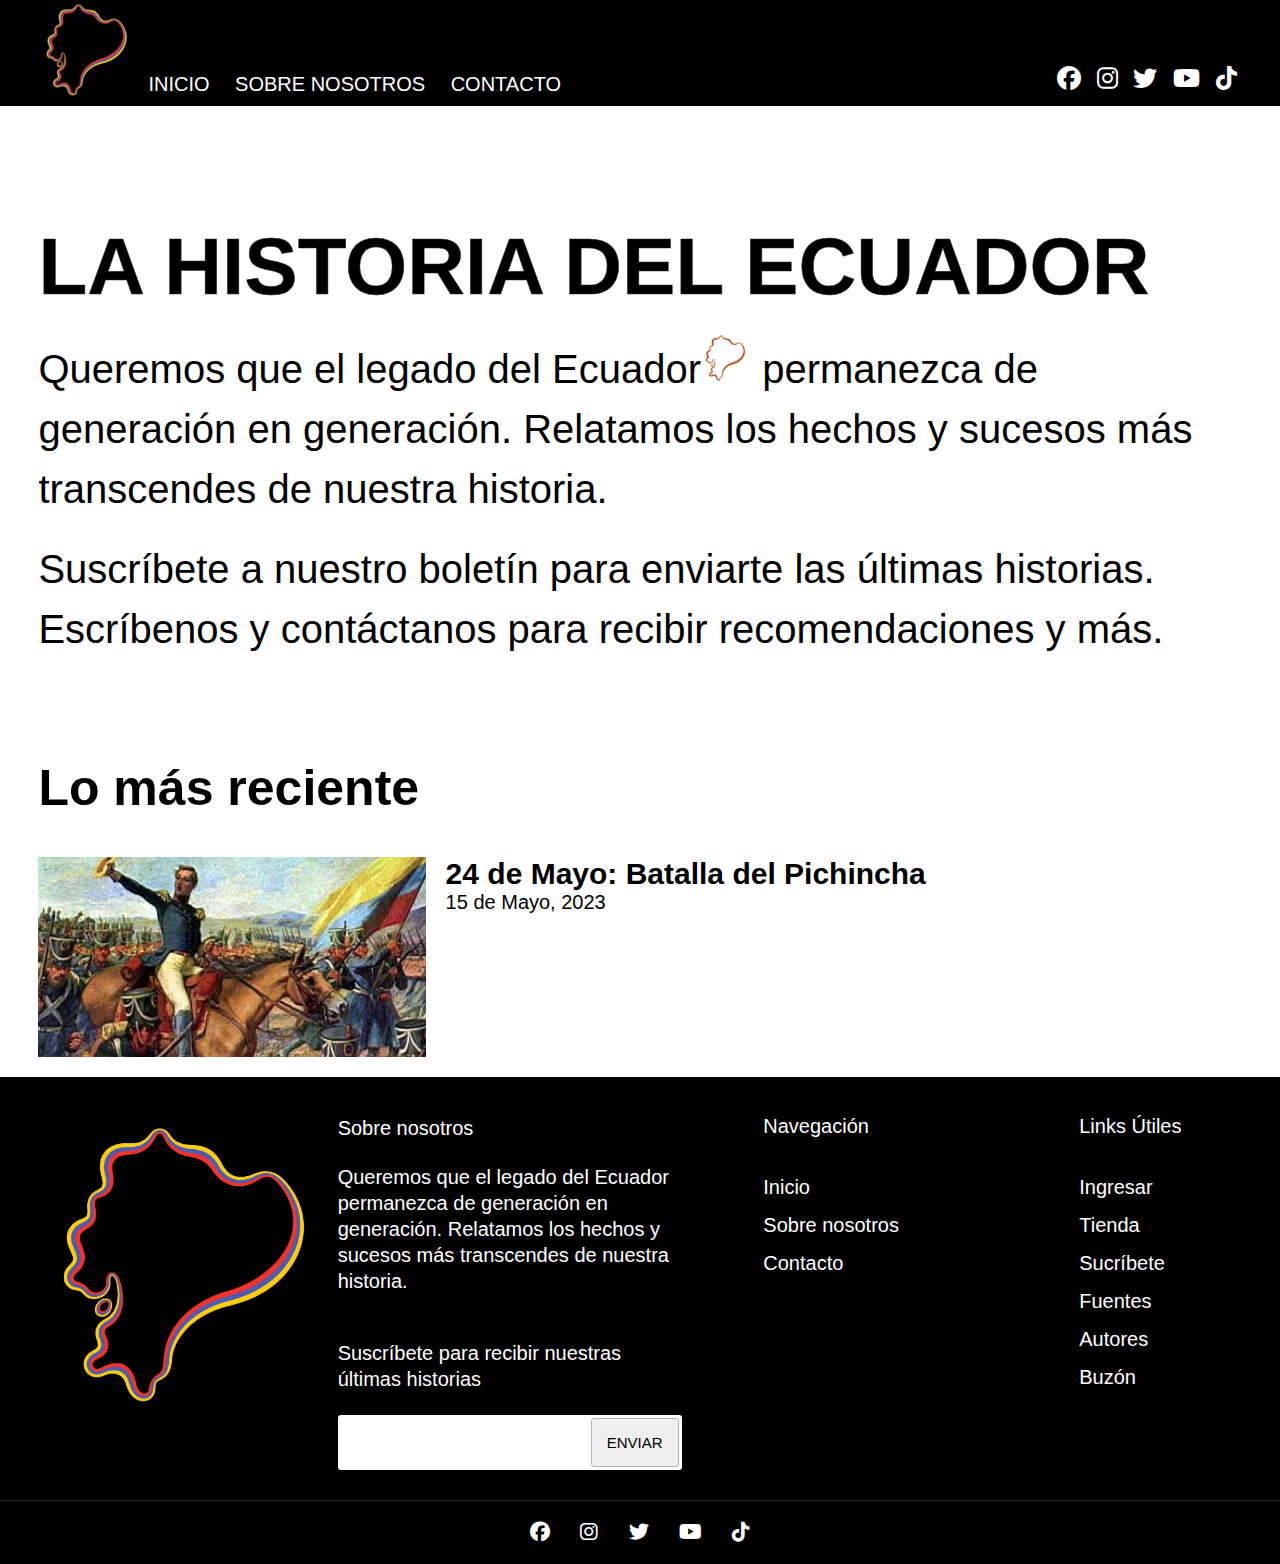
<file: index.html>
<!DOCTYPE html>
<html lang="en">
<head>
    <!-- Google Tag Manager -->
<script>(function(w,d,s,l,i){w[l]=w[l]||[];w[l].push({'gtm.start':
new Date().getTime(),event:'gtm.js'});var f=d.getElementsByTagName(s)[0],
j=d.createElement(s),dl=l!='dataLayer'?'&l='+l:'';j.async=true;j.src=
'https://www.googletagmanager.com/gtm.js?id='+i+dl;f.parentNode.insertBefore(j,f);
})(window,document,'script','dataLayer','GTM-WTPQ54X');</script>
<!-- End Google Tag Manager -->
    <script async src="https://pagead2.googlesyndication.com/pagead/js/adsbygoogle.js?client=ca-pub-6733707751091320"
     crossorigin="anonymous"></script>
    <meta charset="UTF-8">
    <meta http-equiv="X-UA-Compatible" content="IE=edge">
    <meta name="viewport" content="width=device-width, initial-scale=1.0">
    <title>Historia del Ecuador</title>
    <link rel="stylesheet" href="estilos.css">
    <link rel="stylesheet" href="https://cdnjs.cloudflare.com/ajax/libs/font-awesome/6.4.0/css/all.min.css">
    <link rel="icon" type="image/jpg" href="/ecuador.ico"/>

</head>
<body>
    <div class="container">
        
            <header>
                <div class="header_a">
                    <div class="logo">
                        <a href="index.html"><img width="100" src="ecuador_tri.png" alt=""></a>
                        </div>
                    <div class="nav">
                        <a href="index.html">Inicio</a>
                        <a href="Sobrenosotros.html">Sobre nosotros</a>
                        <a href="footer.html">Contacto</a>
                        <!-- <a href=""><i class="fa-solid fa-magnifying-glass"></i></a> -->
                    </div>
                </div>
                <div class="redes">
                    <a href=""><i class="fa-brands fa-facebook"></i></a>
                    <a href=""><i class="fa-brands fa-instagram"></i></a>
                    <a href=""><i class="fa-brands fa-twitter"></i></a>
                    <a href=""><i class="fa-brands fa-youtube"></i></a>
                    <a href=""><i class="fa-brands fa-tiktok"></i></a>
                </div>
                <div class="toggle" id="toggle"><i class="fa-solid fa-bars"></i></div>
                <div class="close " id="close"><i class="fa-solid fa-close"></i></div>
                <!-- <div class="cuenta">
                        <li>Ingresar</li>
                        <li>Tienda</li>
                        <li>Sucríbete</li>
                        <li>Fuentes</li>
                        <li>Autores</li>
                        <li>Buzón</li>
                </div> -->
            </header>
       
        <div class="vertical_nav" id="vertical_nav">
            <div class="logo">
                <img width="150px" src="ecud.png" alt="">
                </div>
            <h2>Historia del Ecuador</h2><br>
            <div class="menu_canvas">
                <ul>
                    <a href="index.html"><li>Inicio</li></a>
                    <a href="Sobrenosotros.html"><li>Sobre Nosotros</li></a>
                    <a href="footer.html"><li>Contacto</li></a>
                    
                </ul><br>
                
            </div>
            <div class="redes_offcanvas">
                <a href=""><i class="fa-brands fa-facebook"></i></a>
                <a href=""><i class="fa-brands fa-instagram"></i></a>
                <a href=""><i class="fa-brands fa-twitter"></i></a>
                <a href=""><i class="fa-brands fa-youtube"></i></a>
                <a href=""><i class="fa-brands fa-tiktok"></i></a>
            </div><br>
            <p>Todos los derechos reservados © 2023 La Historia del Ecuador</p>
        </div>
        <section class="section_a">
            <h1>LA HISTORIA DEL ECUADOR </h1>
            <p>Queremos que el legado del Ecuador<span><img width="50px" src="ecuador_tri.png" alt=""></span> permanezca de generación en generación. Relatamos los hechos y sucesos más transcendes de nuestra historia. 
                </p>
            <p>
                Suscríbete a nuestro boletín para enviarte las últimas historias. Escríbenos y contáctanos para recibir recomendaciones y más.
            </p>    
        </section>
        <section class="section_b">
            <h2 class="section_title">Lo más reciente</h2>
            <div class="card">
                <div class="image"><a href="batalla-del-pichincha.html"><img src="batalla.jpg" alt=""></a></div>
                <div class="content">
                    <div class="title"><a href="batalla-del-pichincha.html">24 de Mayo: Batalla del Pichincha</a></div>
                    <div class="date">15 de Mayo, 2023</div>
                </div>
            </div>
        </section>
        <footer>
            
                <div class="logo_footer">
                    <img width="100%" src="ecuador_tri.png" alt="">
                </div>
                <div class="about">
                    <p class="sobrenotros"><strong>Sobre nosotros</strong></p><br>
                    
                    <p>Queremos que el legado del Ecuador permanezca de generación en generación. Relatamos los hechos y sucesos más transcendes de nuestra historia. 
                    </p><BR></BR>
                    <p class="suscribete"><strong>Suscríbete para recibir nuestras últimas historias</strong></p><br>

                    <!-- Begin Mailchimp Signup Form -->
                <div id="mc_embed_signup">
                    <form class="mail" action="https://lahistoriadelecuador.us21.list-manage.com/subscribe/post?u=a7b74ae18754b1666b9ccc0a0&amp;id=6daecd2a16&amp;f_id=006351e1f0" method="post" id="mc-embedded-subscribe-form" name="mc-embedded-subscribe-form" class="validate" target="_self">
                        <div class="forma" id="mc_embed_signup_scroll">
                                
                        
                            <div class="mc-field-group">
                                
                                <input type="email" value="" name="EMAIL" class="required email" id="mce-EMAIL" required>
                                <span id="mce-EMAIL-HELPERTEXT" class="helper_text"></span>
                            </div>
                            <div id="mce-responses" class="clear foot">
                                    <div class="response" id="mce-error-response" style="display:none"></div>
                                    <div class="response" id="mce-success-response" style="display:none"></div>
                            </div>    <!-- real people should not fill this in and expect good things - do not remove this or risk form bot signups-->
                            <div style="position: absolute; left: -5000px;" aria-hidden="true"><input type="text" name="b_a7b74ae18754b1666b9ccc0a0_6daecd2a16" tabindex="-1" value=""></div>
                                <div class="optionalParent">
                                    <div class="clear foot">
                                        <input type="submit" value="ENVIAR" name="ENVIAR" id="mc-embedded-subscribe" class="button">                  
                                    </div>
                                </div>
                        </div>
                    </form>
                </div>

                    <!--End mc_embed_signup-->
                </div>

                <div class="nav_footer">
                    <a><strong>Navegación</strong></a><br>             
                    <a href="index.html">Inicio</a>
                    <a href="Sobrenosotros.html">Sobre nosotros</a>
                    <a href="footer.html">Contacto</a>
                    
                </div>
            
            
                <div class="cuenta_footer">
                    <li><strong>Links Útiles</strong></li> <br>              
                    <li>Ingresar</li>
                    <li>Tienda</li>
                    <li>Sucríbete</li>          
                    <li>Fuentes</li>
                    <li>Autores</li>
                    <li>Buzón</li>    
                </div>
            
            
        </footer>
        <div class="redes_footer">
            <a href=""><i class="fa-brands fa-facebook"></i></a>
            <a href=""><i class="fa-brands fa-instagram"></i></a>
            <a href=""><i class="fa-brands fa-twitter"></i></a>
            <a href=""><i class="fa-brands fa-youtube"></i></a>
            <a href=""><i class="fa-brands fa-tiktok"></i></a>
        </div>
    </div>
    <!-- Google Tag Manager (noscript) -->
<noscript><iframe src="https://www.googletagmanager.com/ns.html?id=GTM-WTPQ54X"
height="0" width="0" style="display:none;visibility:hidden"></iframe></noscript>
<!-- End Google Tag Manager (noscript) -->

    <script src="hde.js"></script>
    
</body>
</html>
</file>
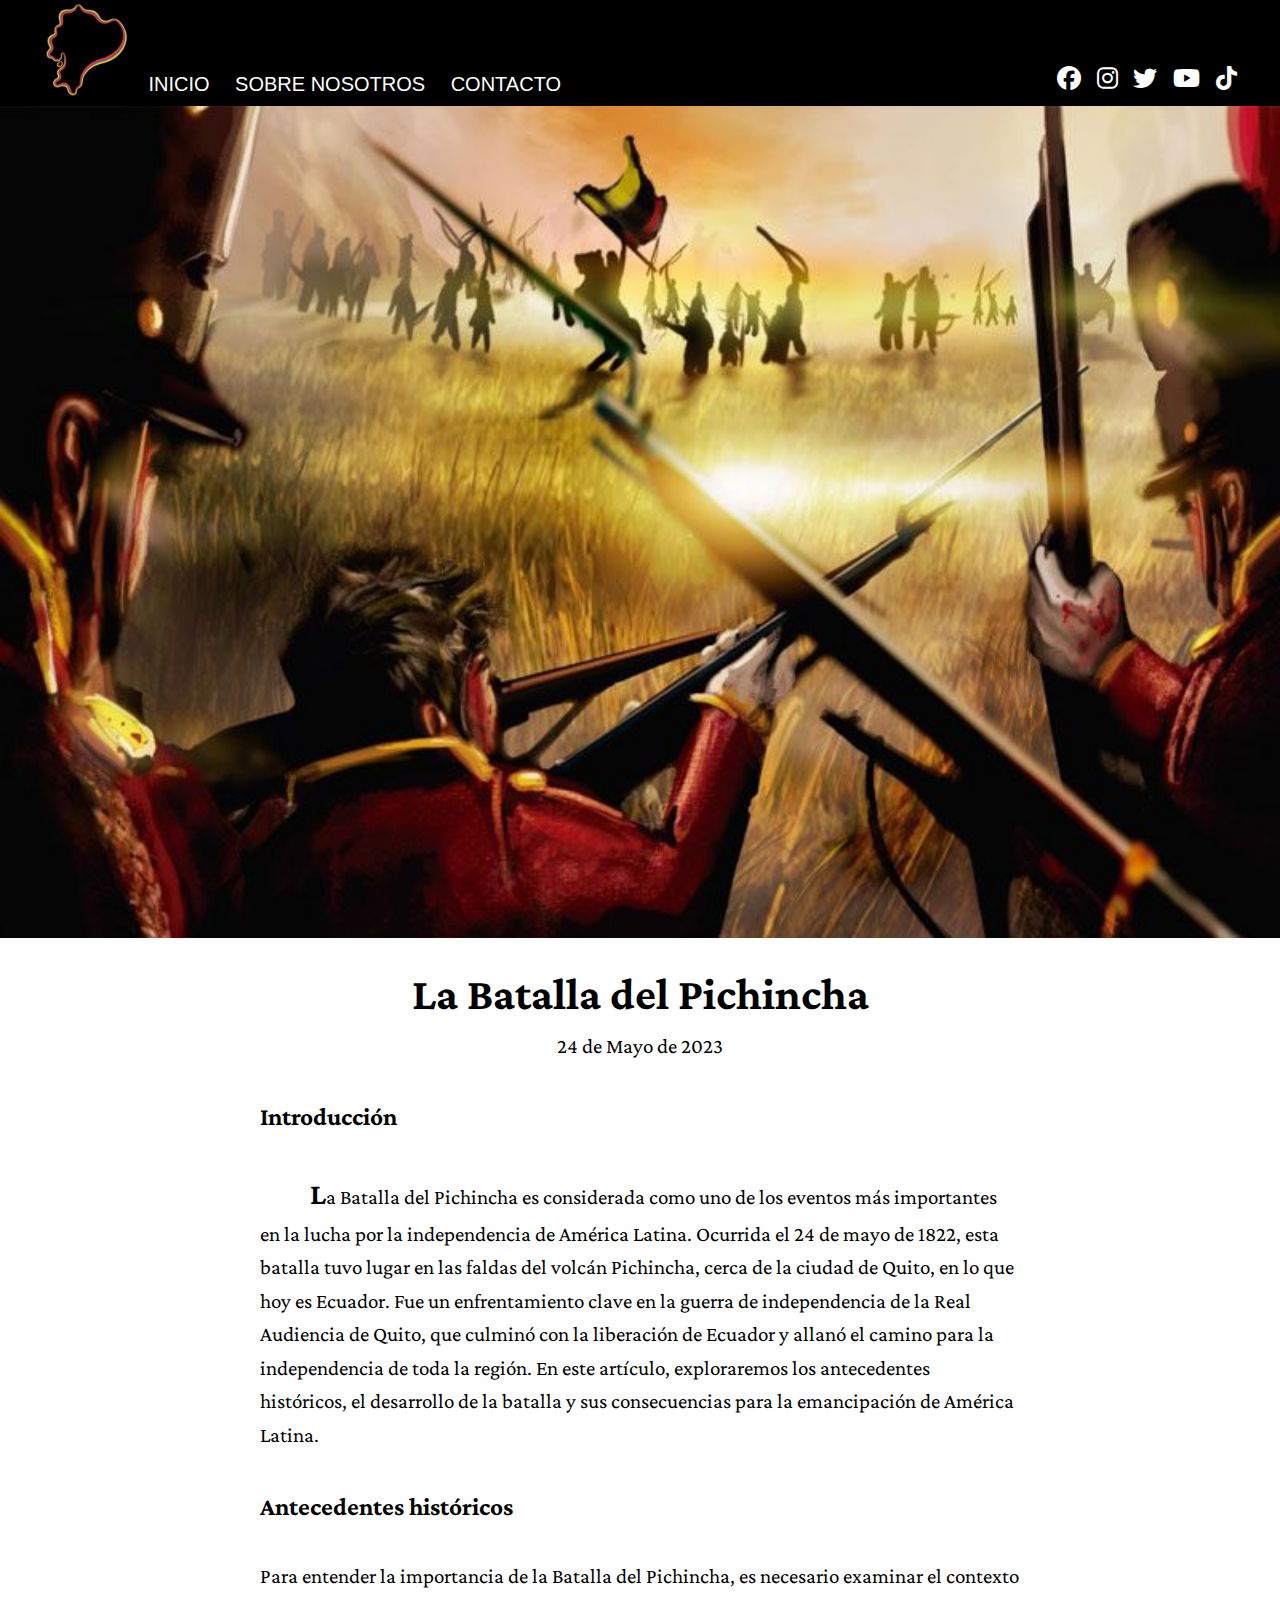
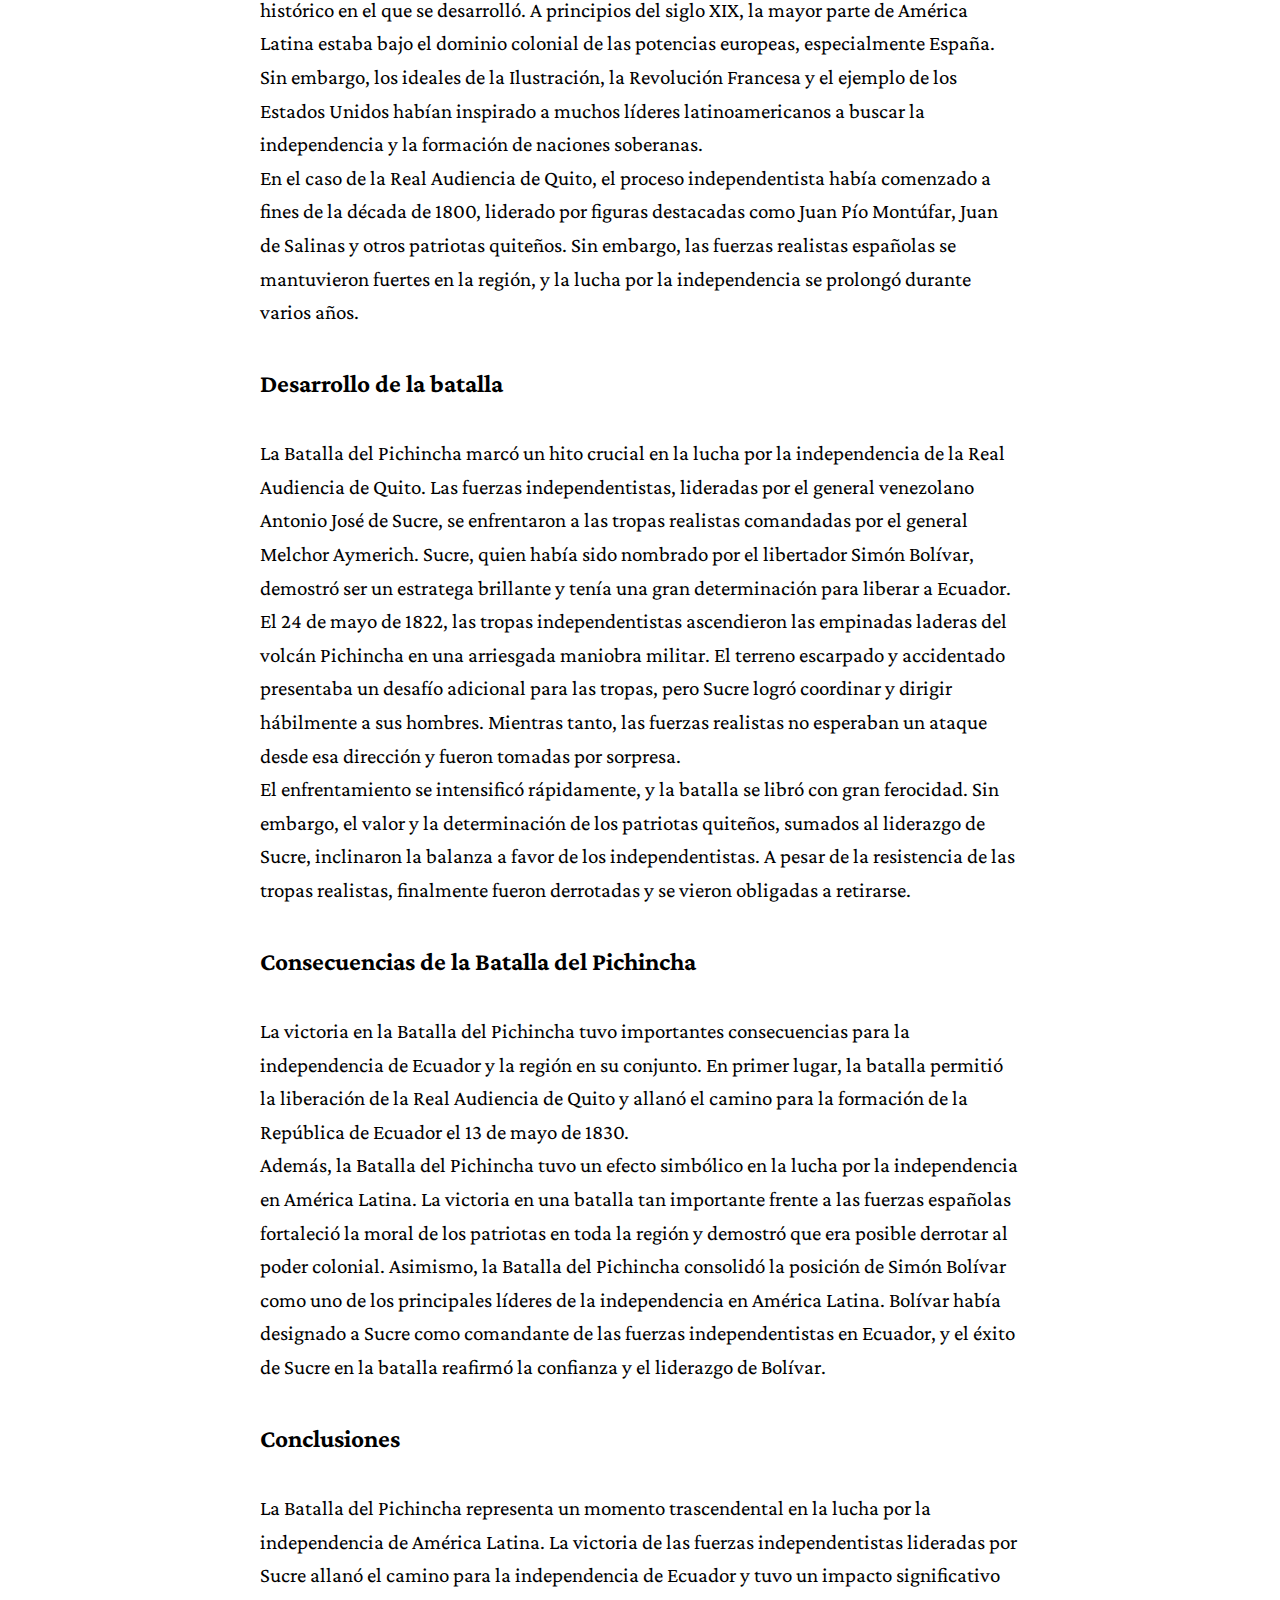
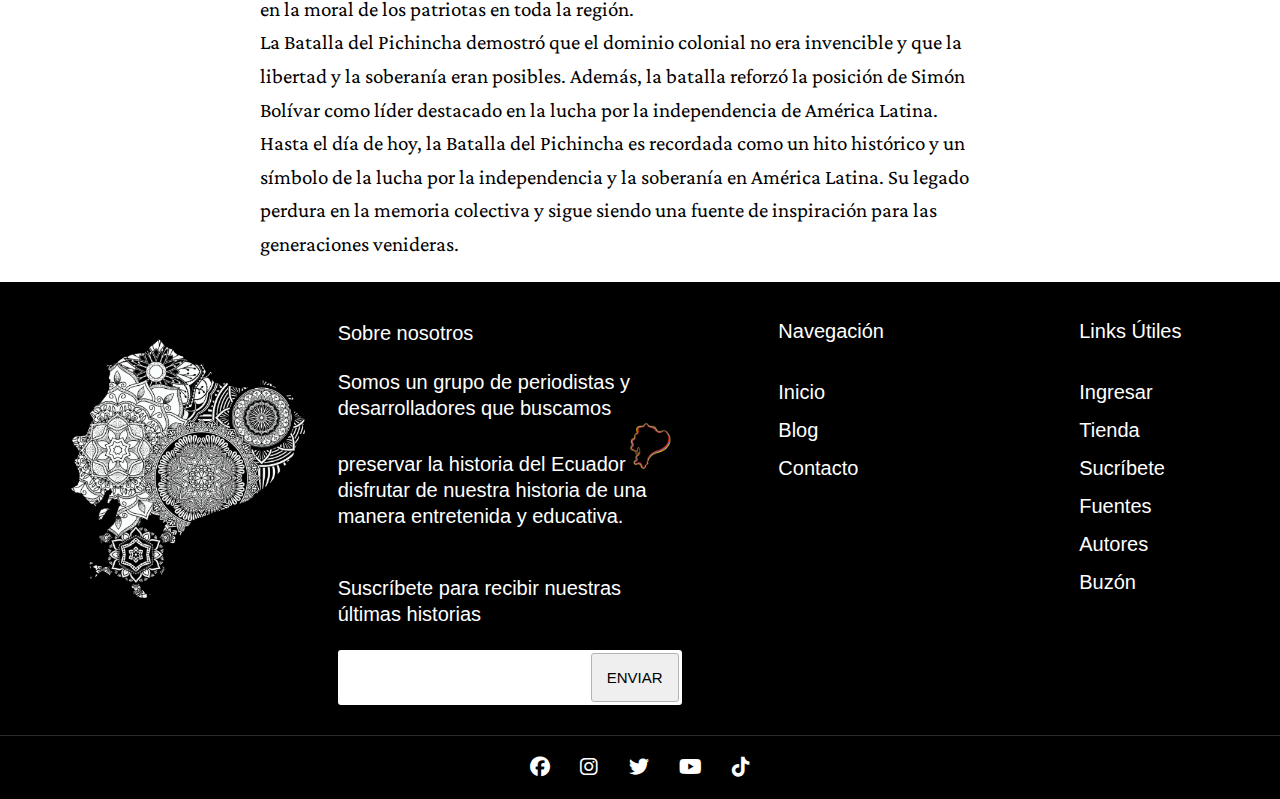
<file: batalla-del-pichincha.html>
<!DOCTYPE html>
<html lang="en">
<head>
    <!-- Google Tag Manager -->
<script>(function(w,d,s,l,i){w[l]=w[l]||[];w[l].push({'gtm.start':
new Date().getTime(),event:'gtm.js'});var f=d.getElementsByTagName(s)[0],
j=d.createElement(s),dl=l!='dataLayer'?'&l='+l:'';j.async=true;j.src=
'https://www.googletagmanager.com/gtm.js?id='+i+dl;f.parentNode.insertBefore(j,f);
})(window,document,'script','dataLayer','GTM-WTPQ54X');</script>
<!-- End Google Tag Manager -->
    <script async src="https://pagead2.googlesyndication.com/pagead/js/adsbygoogle.js?client=ca-pub-6733707751091320"
     crossorigin="anonymous"></script>
    <meta charset="UTF-8">
    <meta http-equiv="X-UA-Compatible" content="IE=edge">
    <meta name="viewport" content="width=device-width, initial-scale=1.0">
    <title>La Batalla del Pichincha</title>
    <link rel="stylesheet" href="estilos.css">
    <link rel="stylesheet" href="24deMayo.css">
    <link rel="stylesheet" href="https://cdnjs.cloudflare.com/ajax/libs/font-awesome/6.4.0/css/all.min.css">
    <link rel="preconnect" href="https://fonts.googleapis.com">
<link rel="preconnect" href="https://fonts.gstatic.com" crossorigin>
<link href="https://fonts.googleapis.com/css2?family=Crimson+Pro:wght@200;400;600;900&display=swap" rel="stylesheet">
    <link rel="icon" type="image/jpg" href="/ecuador.ico"/>

</head>
<body>
    <div class="container_post">
            <header>
                <div class="header_a">
                    <div class="logo">
                        <a href="index.html"><img width="100" src="ecuador_tri.png" alt=""></a>
                        </div>
                    <div class="nav">
                        <a href="index.html">Inicio</a>
                        <a href="Sobrenosotros.html">Sobre nosotros</a>
                        <a href="footer.html">Contacto</a>
                        <!-- <a href=""><i class="fa-solid fa-magnifying-glass"></i></a> -->
                    </div>
                </div>
                <div class="redes">
                    <a href=""><i class="fa-brands fa-facebook"></i></a>
                    <a href=""><i class="fa-brands fa-instagram"></i></a>
                    <a href=""><i class="fa-brands fa-twitter"></i></a>
                    <a href=""><i class="fa-brands fa-youtube"></i></a>
                    <a href=""><i class="fa-brands fa-tiktok"></i></a>
                </div>
                <div class="toggle" id="toggle"><i class="fa-solid fa-bars"></i></div>
                <div class="close " id="close"><i class="fa-solid fa-close"></i></div>
                <!-- <div class="cuenta">
                        <li>Ingresar</li>
                        <li>Sucríbete</li>
                        <li>Autores</li>
                        <li>Buzón</li>
                </div> -->
            </header>
       
        <div class="vertical_nav" id="vertical_nav">
            <div class="logo">
                <img width="150px" src="ecud.png" alt="">
                </div>
            <h2>Historia del Ecuador</h2><br>
            <div class="menu_canvas">
                <ul>
                    
                   
                        <a href="index.html"><li>Inicio</li></a>
                        <a href="Sobrenosotros.html"><li>Sobre Nosotros</li></a>
                        <a href="footer.html"><li>Contacto</li></a>
                        
                   
                   
                </ul><br>
               
            </div>
            <div class="redes_offcanvas">
                <a href=""><i class="fa-brands fa-facebook"></i></a>
                <a href=""><i class="fa-brands fa-instagram"></i></a>
                <a href=""><i class="fa-brands fa-twitter"></i></a>
                <a href=""><i class="fa-brands fa-youtube"></i></a>
                <a href=""><i class="fa-brands fa-tiktok"></i></a>
            </div><br>
            <p>Todos los derechos reservados © 2023 La Historia del Ecuador</p>
        </div>
       <section class="section_post">
        
            <img src="pichincha.jpeg" alt="">
            <div class="content_post">
                <h1>La Batalla del Pichincha</h1>
                <p class="date_post">24 de Mayo de 2023</p><br>
                <p><strong>Introducción</strong></h2><br><br>
                    <span class="primeraletra" style="margin-left: 2em;"><strong>L</strong></span>a Batalla del Pichincha es considerada como uno de los eventos más importantes en la lucha por la independencia de América Latina. Ocurrida el 24 de mayo de 1822, esta batalla tuvo lugar en las faldas del volcán Pichincha, cerca de la ciudad de Quito, en lo que hoy es Ecuador. Fue un enfrentamiento clave en la guerra de independencia de la Real Audiencia de Quito, que culminó con la liberación de Ecuador y allanó el camino para la independencia de toda la región. En este artículo, exploraremos los antecedentes históricos, el desarrollo de la batalla y sus consecuencias para la emancipación de América Latina.<br><br>
                    <strong>Antecedentes históricos</strong><br><br>
                    Para entender la importancia de la Batalla del Pichincha, es necesario examinar el contexto histórico en el que se desarrolló. A principios del siglo XIX, la mayor parte de América Latina estaba bajo el dominio colonial de las potencias europeas, especialmente España. Sin embargo, los ideales de la Ilustración, la Revolución Francesa y el ejemplo de los Estados Unidos habían inspirado a muchos líderes latinoamericanos a buscar la independencia y la formación de naciones soberanas.<br>
                    En el caso de la Real Audiencia de Quito, el proceso independentista había comenzado a fines de la década de 1800, liderado por figuras destacadas como Juan Pío Montúfar, Juan de Salinas y otros patriotas quiteños. Sin embargo, las fuerzas realistas españolas se mantuvieron fuertes en la región, y la lucha por la independencia se prolongó durante varios años.<br><br>
                    <strong>Desarrollo de la batalla</strong><br><br>
                    La Batalla del Pichincha marcó un hito crucial en la lucha por la independencia de la Real Audiencia de Quito. Las fuerzas independentistas, lideradas por el general venezolano Antonio José de Sucre, se enfrentaron a las tropas realistas comandadas por el general Melchor Aymerich. Sucre, quien había sido nombrado por el libertador Simón Bolívar, demostró ser un estratega brillante y tenía una gran determinación para liberar a Ecuador.<br>
                    El 24 de mayo de 1822, las tropas independentistas ascendieron las empinadas laderas del volcán Pichincha en una arriesgada maniobra militar. El terreno escarpado y accidentado presentaba un desafío adicional para las tropas, pero Sucre logró coordinar y dirigir hábilmente a sus hombres. Mientras tanto, las fuerzas realistas no esperaban un ataque desde esa dirección y fueron tomadas por sorpresa.<br>
                    El enfrentamiento se intensificó rápidamente, y la batalla se libró con gran ferocidad. Sin embargo, el valor y la determinación de los patriotas quiteños, sumados al liderazgo de Sucre, inclinaron la balanza a favor de los independentistas. A pesar de la resistencia de las tropas realistas, finalmente fueron derrotadas y se vieron obligadas a retirarse.<br><br>
                    <strong>Consecuencias de la Batalla del Pichincha</strong><br><br>
                    La victoria en la Batalla del Pichincha tuvo importantes consecuencias para la independencia de Ecuador y la región en su conjunto. En primer lugar, la batalla permitió la liberación de la Real Audiencia de Quito y allanó el camino para la formación de la República de Ecuador el 13 de mayo de 1830.<br>
                    Además, la Batalla del Pichincha tuvo un efecto simbólico en la lucha por la independencia en América Latina. La victoria en una batalla tan importante frente a las fuerzas españolas fortaleció la moral de los patriotas en toda la región y demostró que era posible derrotar al poder colonial.
                    Asimismo, la Batalla del Pichincha consolidó la posición de Simón Bolívar como uno de los principales líderes de la independencia en América Latina. Bolívar había designado a Sucre como comandante de las fuerzas independentistas en Ecuador, y el éxito de Sucre en la batalla reafirmó la confianza y el liderazgo de Bolívar.<br><br>
                    <strong>Conclusiones</strong><br><br>
                    La Batalla del Pichincha representa un momento trascendental en la lucha por la independencia de América Latina. La victoria de las fuerzas independentistas lideradas por Sucre allanó el camino para la independencia de Ecuador y tuvo un impacto significativo en la moral de los patriotas en toda la región.<br>
                    La Batalla del Pichincha demostró que el dominio colonial no era invencible y que la libertad y la soberanía eran posibles. Además, la batalla reforzó la posición de Simón Bolívar como líder destacado en la lucha por la independencia de América Latina.<br>
                    Hasta el día de hoy, la Batalla del Pichincha es recordada como un hito histórico y un símbolo de la lucha por la independencia y la soberanía en América Latina. Su legado perdura en la memoria colectiva y sigue siendo una fuente de inspiración para las generaciones venideras.</p>
            </div>

       </section>
        <footer>
            
                <div class="logo_footer">
                    <img width="100%" src="ecud.png" alt="">
                </div>
                <div class="about">
                    <p class="sobrenotros"><strong>Sobre nosotros</strong></p><br>
                    
                    <p>Somos un grupo de periodistas y desarrolladores que buscamos preservar la historia del Ecuador<span><img width="50px" src="ecuador_tri.png" alt=""></span> 
                        disfrutar de nuestra historia de una manera entretenida y educativa.</p><BR></BR>
                    <p class="suscribete"><strong>Suscríbete para recibir nuestras últimas historias</strong></p><br>

                   <!-- Begin Mailchimp Signup Form -->
<div id="mc_embed_signup">
    <form class="mail" action="https://lahistoriadelecuador.us21.list-manage.com/subscribe/post?u=a7b74ae18754b1666b9ccc0a0&amp;id=6daecd2a16&amp;f_id=006351e1f0" method="post" id="mc-embedded-subscribe-form" name="mc-embedded-subscribe-form" class="validate" target="_self">
        <div class="forma" id="mc_embed_signup_scroll">
                
        
            <div class="mc-field-group">
                
                <input type="email" value="" name="EMAIL" class="required email" id="mce-EMAIL" required>
                <span id="mce-EMAIL-HELPERTEXT" class="helper_text"></span>
            </div>
            <div id="mce-responses" class="clear foot">
                    <div class="response" id="mce-error-response" style="display:none"></div>
                    <div class="response" id="mce-success-response" style="display:none"></div>
            </div>    <!-- real people should not fill this in and expect good things - do not remove this or risk form bot signups-->
            <div style="position: absolute; left: -5000px;" aria-hidden="true"><input type="text" name="b_a7b74ae18754b1666b9ccc0a0_6daecd2a16" tabindex="-1" value=""></div>
                <div class="optionalParent">
                    <div class="clear foot">
                        <input type="submit" value="ENVIAR" name="ENVIAR" id="mc-embedded-subscribe" class="button">                  
                    </div>
                </div>
        </div>
    </form>
</div>

<!--End mc_embed_signup-->
                </div>

                <div class="nav_footer">
                    <a><strong>Navegación</strong></a><br>             
                    <a href="index.html">Inicio</a>
                    <a href="Sobrenosotros.html">Blog</a>
                    <a href="footer.html">Contacto</a>
                    
                </div>
            
            
                <div class="cuenta_footer">
                    <li><strong>Links Útiles</strong></li> <br>              
                    <li>Ingresar</li>
                    <li>Tienda</li>
                    <li>Sucríbete</li>          
                    <li>Fuentes</li>
                    <li>Autores</li>
                    <li>Buzón</li>    
                </div>
            
            
        </footer>
        <div class="redes_footer">
            <a href=""><i class="fa-brands fa-facebook"></i></a>
            <a href=""><i class="fa-brands fa-instagram"></i></a>
            <a href=""><i class="fa-brands fa-twitter"></i></a>
            <a href=""><i class="fa-brands fa-youtube"></i></a>
            <a href=""><i class="fa-brands fa-tiktok"></i></a>
        </div>
    </div>
    <!-- Google Tag Manager (noscript) -->
<noscript><iframe src="https://www.googletagmanager.com/ns.html?id=GTM-WTPQ54X"
height="0" width="0" style="display:none;visibility:hidden"></iframe></noscript>
<!-- End Google Tag Manager (noscript) -->
    <script src="hde.js"></script>
</body>
</html>
</file>
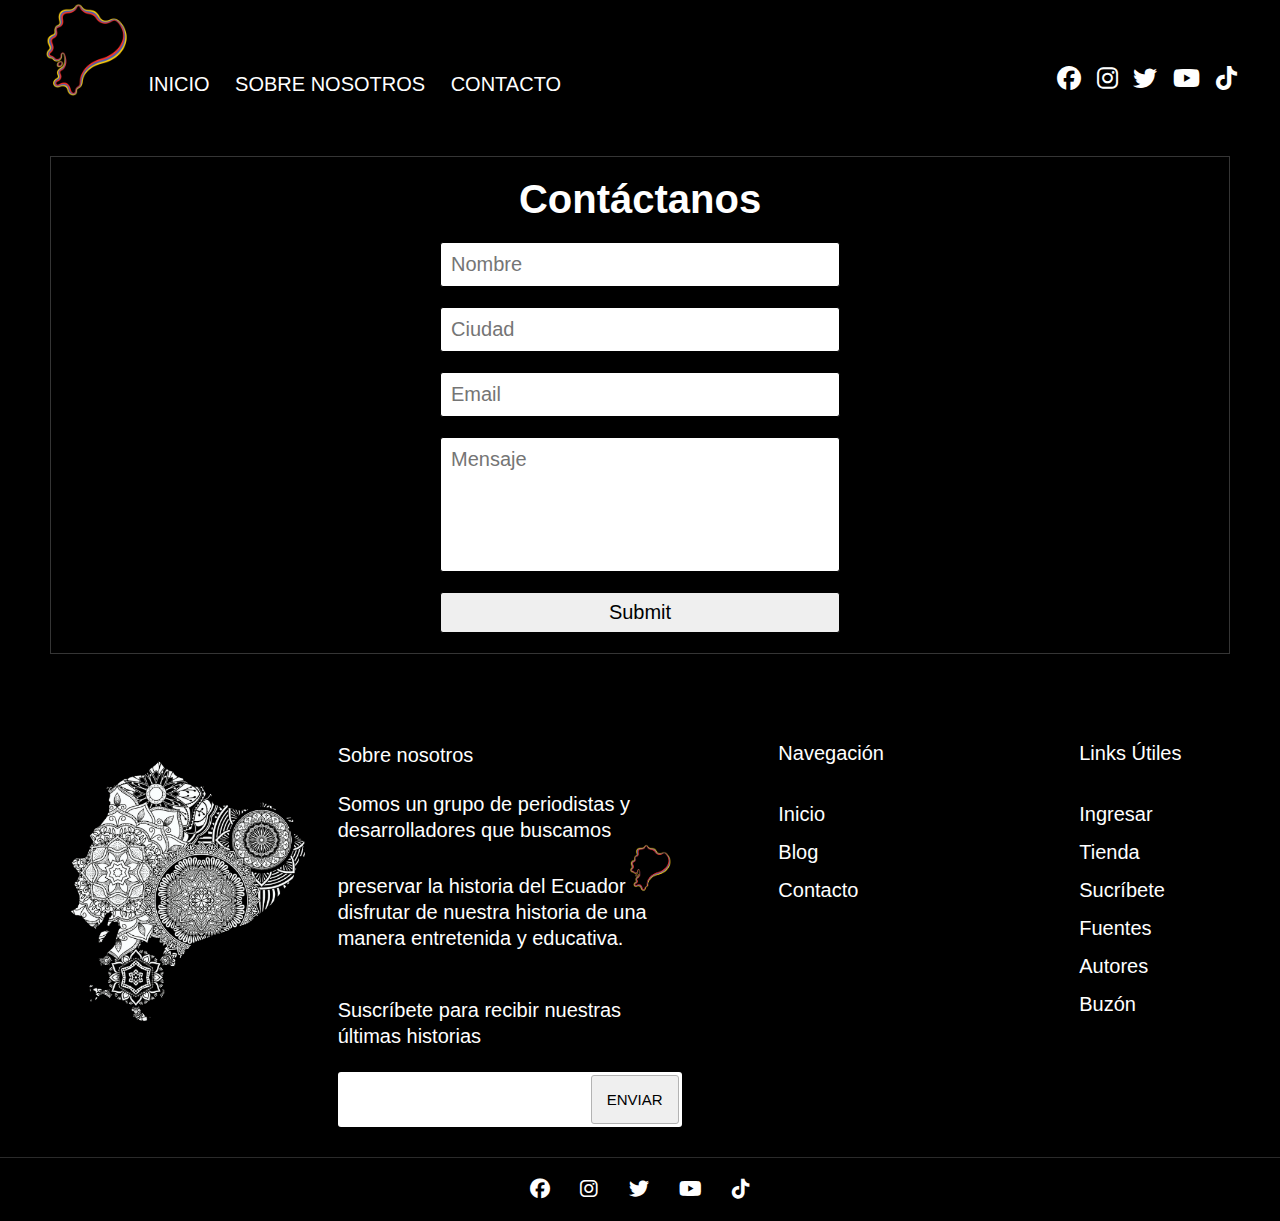
<file: footer.html>
<!DOCTYPE html>
<html lang="en">
<head>
    <!-- Google Tag Manager -->
<script>(function(w,d,s,l,i){w[l]=w[l]||[];w[l].push({'gtm.start':
new Date().getTime(),event:'gtm.js'});var f=d.getElementsByTagName(s)[0],
j=d.createElement(s),dl=l!='dataLayer'?'&l='+l:'';j.async=true;j.src=
'https://www.googletagmanager.com/gtm.js?id='+i+dl;f.parentNode.insertBefore(j,f);
})(window,document,'script','dataLayer','GTM-WTPQ54X');</script>
<!-- End Google Tag Manager -->
    <script async src="https://pagead2.googlesyndication.com/pagead/js/adsbygoogle.js?client=ca-pub-6733707751091320"
     crossorigin="anonymous"></script>
    <meta charset="UTF-8">
    <meta http-equiv="X-UA-Compatible" content="IE=edge">
    <meta name="viewport" content="width=device-width, initial-scale=1.0">
    <link rel="stylesheet" href="estilos.css">
    <link rel="stylesheet" href="contacto.css">
    <link rel="stylesheet" href="https://cdnjs.cloudflare.com/ajax/libs/font-awesome/6.4.0/css/all.min.css">
    <link rel="preconnect" href="https://fonts.googleapis.com">
<link rel="preconnect" href="https://fonts.gstatic.com" crossorigin>
<link href="https://fonts.googleapis.com/css2?family=Crimson+Pro:wght@200;400;600;900&display=swap" rel="stylesheet">
    <link rel="icon" type="image/jpg" href="/ecuador.ico"/>

    <title>Contacto</title>
</head>
<body>
    <header>
        <div class="header_a">
            <div class="logo">
                <a href="index.html"><img width="100" src="ecuador_tri.png" alt=""></a>
                </div>
            <div class="nav">
                <a href="index.html">Inicio</a>
                <a href="Sobrenosotros.html">Sobre nosotros</a>
                <a href="footer.html">Contacto</a>
                <!-- <a href=""><i class="fa-solid fa-magnifying-glass"></i></a> -->
            </div>
        </div>
        <div class="redes">
            <a href=""><i class="fa-brands fa-facebook"></i></a>
            <a href=""><i class="fa-brands fa-instagram"></i></a>
            <a href=""><i class="fa-brands fa-twitter"></i></a>
            <a href=""><i class="fa-brands fa-youtube"></i></a>
            <a href=""><i class="fa-brands fa-tiktok"></i></a>
        </div>
        <div class="toggle" id="toggle"><i class="fa-solid fa-bars"></i></div>
        <div class="close " id="close"><i class="fa-solid fa-close"></i></div>
        <!-- <div class="cuenta">
                <li>Ingresar</li>
                <li>Tienda</li>
                <li>Sucríbete</li>
                <li>Fuentes</li>
                <li>Autores</li>
                <li>Buzón</li>
        </div> -->
    </header>

<div class="vertical_nav" id="vertical_nav">
    <div class="logo">
        <img width="150px" src="ecud.png" alt="">
        </div>
    <h2>Historia del Ecuador</h2><br>
    <div class="menu_canvas">
        <ul>
            <a href="index.html"><li>Inicio</li></a>
            <a href="Sobrenosotros.html"><li>Sobre Nosotros</li></a>
            <a href="footer.html"><li>Contacto</li></a>
            
        </ul>
        <br>
        
    </div>
    <div class="redes_offcanvas">
        <a href=""><i class="fa-brands fa-facebook"></i></a>
        <a href=""><i class="fa-brands fa-instagram"></i></a>
        <a href=""><i class="fa-brands fa-twitter"></i></a>
        <a href=""><i class="fa-brands fa-youtube"></i></a>
        <a href=""><i class="fa-brands fa-tiktok"></i></a>
    </div><br>
    <p>Todos los derechos reservados © 2023 La Historia del Ecuador</p>
</div>
    <div class="marco">
        <form class="formulario_contacto" action="https://formspree.io/f/xknaedbj"
        method="POST">
            <h1>Contáctanos</h1>
            <input class="contact" type="text" name="name" placeholder="Nombre" id="name">
            <input class="contact" type="text" name="Ciudad" placeholder="Ciudad" id="ciudad">
            <input class="contact" type="email" name="email"  placeholder="Email" id="email">
            <input class="mensaje contact" type="text" name="Mensaje" placeholder="Mensaje" id="message" style=" padding-bottom: 100px;">
            <input class="contact_btn"  type="submit" id="submit"></input>
        </form>
            
    </div>
    <footer>
            
        <div class="logo_footer">
            <img width="100%" src="ecud.png" alt="">
        </div>
        <div class="about">
            <p class="sobrenotros"><strong>Sobre nosotros</strong></p><br>
            
            <p>Somos un grupo de periodistas y desarrolladores que buscamos preservar la historia del Ecuador<span><img width="50px" src="ecuador_tri.png" alt=""></span> 
                disfrutar de nuestra historia de una manera entretenida y educativa.</p><BR></BR>
            <p class="suscribete"><strong>Suscríbete para recibir nuestras últimas historias</strong></p><br>

           <!-- Begin Mailchimp Signup Form -->
<div id="mc_embed_signup">
<form class="mail" action="https://lahistoriadelecuador.us21.list-manage.com/subscribe/post?u=a7b74ae18754b1666b9ccc0a0&amp;id=6daecd2a16&amp;f_id=006351e1f0" method="post" id="mc-embedded-subscribe-form" name="mc-embedded-subscribe-form" class="validate" target="_self">
<div class="forma" id="mc_embed_signup_scroll">
        

    <div class="mc-field-group">
        
        <input type="email" value="" name="EMAIL" class="required email" id="mce-EMAIL" required>
        <span id="mce-EMAIL-HELPERTEXT" class="helper_text"></span>
    </div>
    <div id="mce-responses" class="clear foot">
            <div class="response" id="mce-error-response" style="display:none"></div>
            <div class="response" id="mce-success-response" style="display:none"></div>
    </div>    <!-- real people should not fill this in and expect good things - do not remove this or risk form bot signups-->
    <div style="position: absolute; left: -5000px;" aria-hidden="true"><input type="text" name="b_a7b74ae18754b1666b9ccc0a0_6daecd2a16" tabindex="-1" value=""></div>
        <div class="optionalParent">
            <div class="clear foot">
                <input type="submit" value="ENVIAR" name="ENVIAR" id="mc-embedded-subscribe" class="button">                  
            </div>
        </div>
</div>
</form>
</div>

<!--End mc_embed_signup-->
        </div>

        <div class="nav_footer">
            <a><strong>Navegación</strong></a><br>             
            <a href="index.html">Inicio</a>
            <a href="Sobrenosotros.html">Blog</a>
            <a href="footer.html">Contacto</a>
            
        </div>
    
    
        <div class="cuenta_footer">
            <li><strong>Links Útiles</strong></li> <br>              
            <li>Ingresar</li>
            <li>Tienda</li>
            <li>Sucríbete</li>          
            <li>Fuentes</li>
            <li>Autores</li>
            <li>Buzón</li>    
        </div>
    
    
</footer>
<div class="redes_footer">
    <a href=""><i class="fa-brands fa-facebook"></i></a>
    <a href=""><i class="fa-brands fa-instagram"></i></a>
    <a href=""><i class="fa-brands fa-twitter"></i></a>
    <a href=""><i class="fa-brands fa-youtube"></i></a>
    <a href=""><i class="fa-brands fa-tiktok"></i></a>
</div>
</div>
<!-- Google Tag Manager (noscript) -->
<noscript><iframe src="https://www.googletagmanager.com/ns.html?id=GTM-WTPQ54X"
height="0" width="0" style="display:none;visibility:hidden"></iframe></noscript>
<!-- End Google Tag Manager (noscript) -->

<script src="hde.js"></script>
</body>
</html>
</file>
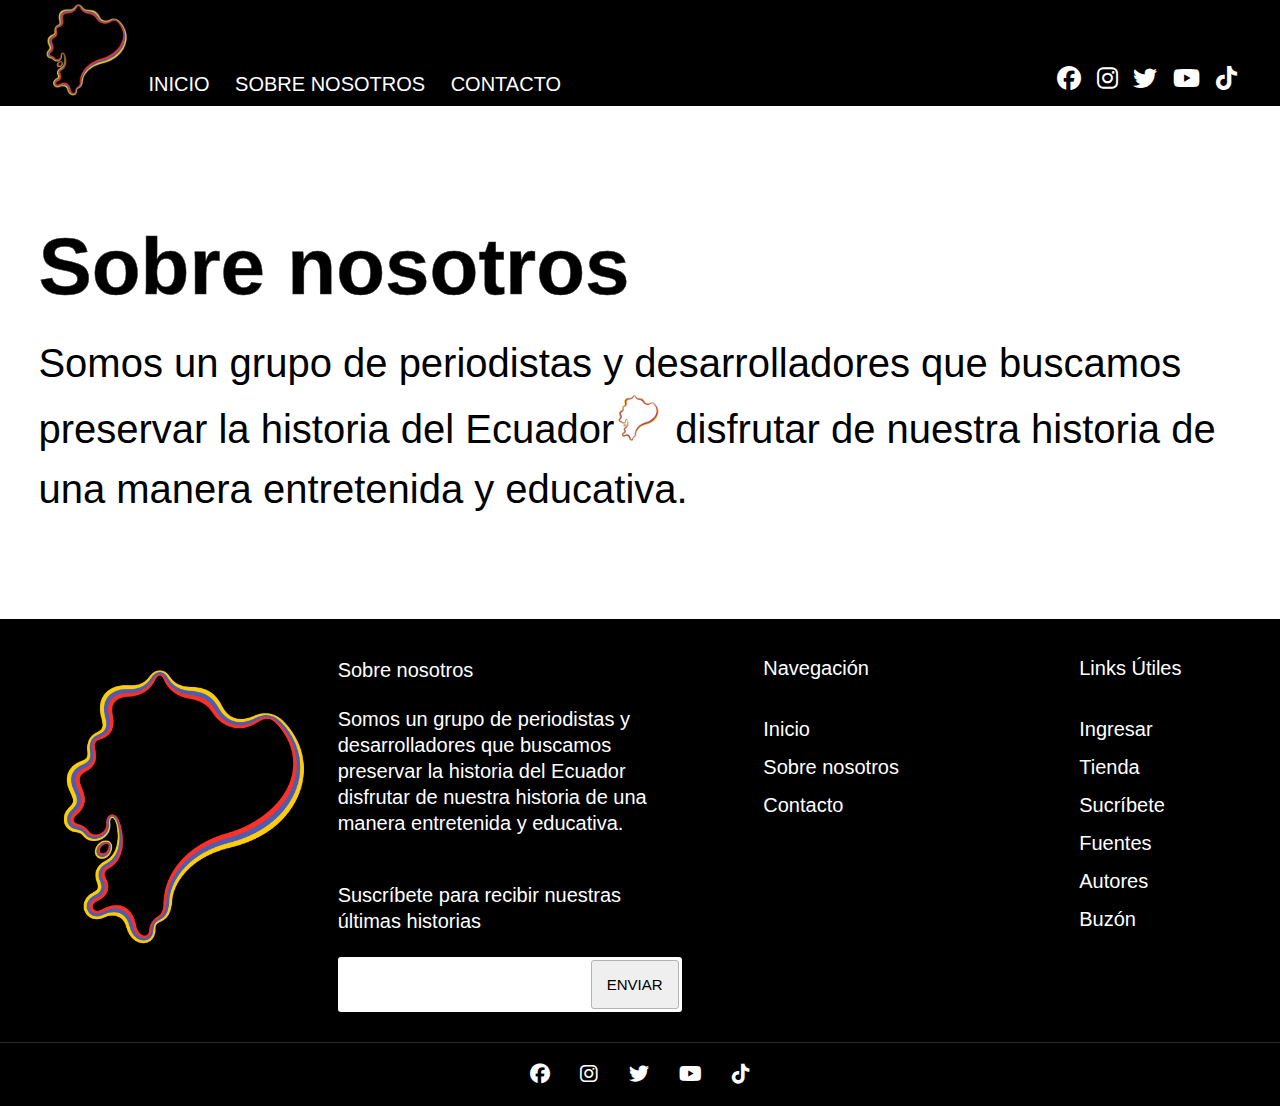
<file: Sobrenosotros.html>
<!DOCTYPE html>
<html lang="en">
<head>
    <!-- Google Tag Manager -->
<script>(function(w,d,s,l,i){w[l]=w[l]||[];w[l].push({'gtm.start':
new Date().getTime(),event:'gtm.js'});var f=d.getElementsByTagName(s)[0],
j=d.createElement(s),dl=l!='dataLayer'?'&l='+l:'';j.async=true;j.src=
'https://www.googletagmanager.com/gtm.js?id='+i+dl;f.parentNode.insertBefore(j,f);
})(window,document,'script','dataLayer','GTM-WTPQ54X');</script>
<!-- End Google Tag Manager -->
    <script async src="https://pagead2.googlesyndication.com/pagead/js/adsbygoogle.js?client=ca-pub-6733707751091320"
     crossorigin="anonymous"></script>
    <meta charset="UTF-8">
    <meta http-equiv="X-UA-Compatible" content="IE=edge">
    <meta name="viewport" content="width=device-width, initial-scale=1.0">
    <title>Sobre Nosotros</title>
    <link rel="stylesheet" href="estilos.css">
    <link rel="stylesheet" href="https://cdnjs.cloudflare.com/ajax/libs/font-awesome/6.4.0/css/all.min.css">
    <link rel="icon" type="image/jpg" href="/ecuador.ico"/>

</head>
<body>
    <div class="container">
        
            <header>
                <div class="header_a">
                    <div class="logo">
                        <a href="index.html"><img width="100" src="ecuador_tri.png" alt=""></a>
                        </div>
                    <div class="nav">
                        <a href="index.html">Inicio</a>
                        <a href="Sobrenosotros.html">Sobre nosotros</a>
                        <a href="footer.html">Contacto</a>
                        <!-- <a href=""><i class="fa-solid fa-magnifying-glass"></i></a> -->
                    </div>
                </div>
                <div class="redes">
                    <a href=""><i class="fa-brands fa-facebook"></i></a>
                    <a href=""><i class="fa-brands fa-instagram"></i></a>
                    <a href=""><i class="fa-brands fa-twitter"></i></a>
                    <a href=""><i class="fa-brands fa-youtube"></i></a>
                    <a href=""><i class="fa-brands fa-tiktok"></i></a>
                </div>
                <div class="toggle" id="toggle"><i class="fa-solid fa-bars"></i></div>
                <div class="close " id="close"><i class="fa-solid fa-close"></i></div>
                <!-- <div class="cuenta">
                        <li>Ingresar</li>
                        <li>Tienda</li>
                        <li>Sucríbete</li>
                        <li>Fuentes</li>
                        <li>Autores</li>
                        <li>Buzón</li>
                </div> -->
            </header>
       
        <div class="vertical_nav" id="vertical_nav">
            <div class="logo">
                <img width="150px" src="ecud.png" alt="">
                </div>
            <h2>LA HISTORIA DEL ECUADOR</h2><br>
            <div class="menu_canvas">
                <ul>                  
                   
                        <a href="index.html"><li>Inicio</li></a>
                        <a href="Sobrenosotros.html"><li>Sobre Nosotros</li></a>
                        <a href="footer.html"><li>Contacto</li></a>
                        
                                     
                </ul><br>
                
            </div>
            <div class="redes_offcanvas">
                <a href=""><i class="fa-brands fa-facebook"></i></a>
                <a href=""><i class="fa-brands fa-instagram"></i></a>
                <a href=""><i class="fa-brands fa-twitter"></i></a>
                <a href=""><i class="fa-brands fa-youtube"></i></a>
                <a href=""><i class="fa-brands fa-tiktok"></i></a>
            </div><br>
            <p>Todos los derechos reservados © 2023 La Historia del Ecuador</p>
        </div>
        <section class="section_a">
            <h1>Sobre nosotros </h1>
            <p>Somos un grupo de periodistas y desarrolladores que buscamos preservar la historia del Ecuador<span><img width="50px" src="ecuador_tri.png" alt=""></span> 
                disfrutar de nuestra historia de una manera entretenida y educativa.</p>
                
        </section>
        <!-- <section class="section_b">
            <h2 class="section_title">Lo más reciente</h2>
            <div class="card">
                <div class="image"><a href="header.html"><img src="batalla.jpg" alt=""></a></div>
                <div class="content">
                    <div class="title"><a href="header.html">24 de Mayo: Batalla del Pichincha</a></div>
                    <div class="date">15 de Mayo, 2023</div>
                </div>
            </div>
        </section> -->
        <footer>
            
                <div class="logo_footer">
                    <img width="100%" src="ecuador_tri.png" alt="">
                </div>
                <div class="about">
                    <p class="sobrenotros"><strong>Sobre nosotros</strong></p><br>
                    
                    <p>Somos un grupo de periodistas y desarrolladores que buscamos preservar la historia del Ecuador 
                        disfrutar de nuestra historia de una manera entretenida y educativa.</p><BR></BR>
                    <p class="suscribete"><strong>Suscríbete para recibir nuestras últimas historias</strong></p><br>

                    <!-- Begin Mailchimp Signup Form -->
                <div id="mc_embed_signup">
                    <form class="mail" action="https://lahistoriadelecuador.us21.list-manage.com/subscribe/post?u=a7b74ae18754b1666b9ccc0a0&amp;id=6daecd2a16&amp;f_id=006351e1f0" method="post" id="mc-embedded-subscribe-form" name="mc-embedded-subscribe-form" class="validate" target="_self">
                        <div class="forma" id="mc_embed_signup_scroll">
                                
                        
                            <div class="mc-field-group">
                                
                                <input type="email" value="" name="EMAIL" class="required email" id="mce-EMAIL" required>
                                <span id="mce-EMAIL-HELPERTEXT" class="helper_text"></span>
                            </div>
                            <div id="mce-responses" class="clear foot">
                                    <div class="response" id="mce-error-response" style="display:none"></div>
                                    <div class="response" id="mce-success-response" style="display:none"></div>
                            </div>    <!-- real people should not fill this in and expect good things - do not remove this or risk form bot signups-->
                            <div style="position: absolute; left: -5000px;" aria-hidden="true"><input type="text" name="b_a7b74ae18754b1666b9ccc0a0_6daecd2a16" tabindex="-1" value=""></div>
                                <div class="optionalParent">
                                    <div class="clear foot">
                                        <input type="submit" value="ENVIAR" name="ENVIAR" id="mc-embedded-subscribe" class="button">                  
                                    </div>
                                </div>
                        </div>
                    </form>
                </div>

                    <!--End mc_embed_signup-->
                </div>

                <div class="nav_footer">
                    <a><strong>Navegación</strong></a><br>             
                    <a href="index.html">Inicio</a>
                    <a href="Sobrenosotros.html">Sobre nosotros</a>
                    <a href="footer.html">Contacto</a>
                    
                </div>
            
            
                <div class="cuenta_footer">
                    <li><strong>Links Útiles</strong></li> <br>              
                    <li>Ingresar</li>
                    <li>Tienda</li>
                    <li>Sucríbete</li>          
                    <li>Fuentes</li>
                    <li>Autores</li>
                    <li>Buzón</li>    
                </div>
            
            
        </footer>
        <div class="redes_footer">
            <a href=""><i class="fa-brands fa-facebook"></i></a>
            <a href=""><i class="fa-brands fa-instagram"></i></a>
            <a href=""><i class="fa-brands fa-twitter"></i></a>
            <a href=""><i class="fa-brands fa-youtube"></i></a>
            <a href=""><i class="fa-brands fa-tiktok"></i></a>
        </div>
    </div>
    <!-- Google Tag Manager (noscript) -->
<noscript><iframe src="https://www.googletagmanager.com/ns.html?id=GTM-WTPQ54X"
height="0" width="0" style="display:none;visibility:hidden"></iframe></noscript>
<!-- End Google Tag Manager (noscript) -->
    <script src="hde.js"></script>
</body>
</html>
</file>
<file: estilos.css>
@import url('https://fonts.cdnfonts.com/css/metropolis-2');



*{
    margin: 0px;
    padding: 0px;
    box-sizing: border-box;
    text-decoration: none;
    list-style: none;
    color: #ffffff;    
}
body{   
    font-family: 'Metropolis', sans-serif;
    font-weight: 400;
    font-size: 20px;
    background-color: rgb(255, 255, 255);
    line-height: ;
}
.container{
    background-image: url(''); 
    background-attachment: fixed;
   width: 100%;
   margin: auto;
   background-color: #ffffff;
}

header{
    background-color: black;
    padding: 0px 3%;
    display: flex;
    justify-content: space-between; 
    position: sticky;
    top: 0;
    left: 0;
    z-index: 1000;
}
.forma{
    width: ;
    padding: ;
    background-color: #ffffff00;
    display: flex;
}
input{
    width: 300px;
    max-width: 250px;
    height: 100%;
    appearance: none;
    border: none;
    color: black;
    font-size: 20px;
}
.mail{
    
    padding: 3px;
    background-color: rgb(255, 255, 255);
    display: inline-block;
    border-radius: 3px;
}
.header_a{
    display: flex;
    justify-content: space-between;
}
.logo img{
    width: 100px;
    font-size: 30px;   
}
header a{
    color: rgb(255, 255, 255);
    font-size: larger;  
}
header a:hover,
header i:hover
{
    color: rgb(197, 197, 197);
}
.nav{
    align-self: end;
    margin-bottom: 10px;
}
.nav a{
    padding: 0px 10px;
    font-size: 20px;
    text-transform: uppercase;  
}
.redes{
    align-self: end;
    justify-self: end;
    margin-bottom: 13px;
}
.redes a{
    padding: 5px;
    color:rgb(155, 208, 255);
}
.redes i:hover{
    color:rgb(155, 208, 255); ;
}
.cuenta{
    display: flex;
    padding-right: 3%;
    padding-top: 20px;
    gap: 10px;
    position: absolute;
    right: 0;
    top: 0;
}
.cuenta li:hover{
    color: rgb(98, 98, 98);
    cursor: pointer;
}
.amarillo{
    color:yellow;
}
.azul{
    color: blue;
}
.rojo{
    color:red;
}
.toggle {
    display: none;
    color: white;
    font-size: 25px;
}
.close{
    display: none;
    color: white;
    font-size: 30px;
    z-index:2000 ;
    cursor: pointer;
    padding-top: 15px;
}
.vertical_nav h2{
    font-size: 40px;
    text-align: center;
    color: transparent;
    -webkit-text-stroke: 0.5px #ffffff;  
}
.vertical_nav{
    background-color: rgb(53, 113, 255);
    height: 100vh;
    width: 90%;
    display:none ;
    position: absolute;
    top: 0;
    left: 0;
    z-index:1000;
    font-size: 20px;
    font-weight: 400;
    position: fixed;   
}
.vertical_nav li{
    padding: 10px ;
    border-bottom: 0.5px solid rgb(107, 151, 255);
    cursor: pointer;
}
.vertical_nav .logo{
text-align: center;
margin-top: 10px;
}
.vertical_nav p{
    text-align: center;
    font-size: 13px;
}
.redes_offcanvas{
    text-align: center;
}
.redes_offcanvas a{
    padding-left:10px ;
}

.section_a{
    background-color: #ffffff;
    width: 100%;
    
    padding: 100px 3%;
}
.section_a h1{
    margin-top: 15px;
    color: black;
    font-size: 80px;
    -webkit-text-stroke: .5px #333333;
    font-weight: 900;
}
.section_a p{
    margin-top: 20px;
    color: black;
    font-size: 40px;
    font-weight: 400;
    line-height: 1.5;  
}
.section_title {
    background-image: url();
    color: rgb(0, 0, 0);
    font-size: 50px;
    font-weight: 900;
    margin-bottom: 40px;
}
.section_b {
    
    background-color:#ffffff ;
    width: 100%;
    padding:0px 3%;
}
.section_b .title,
.section_b .extract,
.section_b .date{
    color: black;
}
.section_b .title{
    font-size: 30px;
    font-weight: 900;
}
.section_b .extract{
    font-size: 25px;
    font-weight: 100;
}
.image{
    width: 400px;
    height: 200px;  
    background-color: antiquewhite;  
}
.section_b img{
    width: 100%;
    height: 100%;
    object-fit: cover;
    object-position: 10% 1%;
    display: block;
}
.card{
    display: flex;
    justify-content: start;
    padding: 0px;  
    padding-bottom: 20px;
}
.content{
    padding-left:20px ;
    width: 70%;
}
.content a{
    color: black;
}
footer{
    background-image: url();
    padding-top: 3%;
    padding-bottom: 30px;
    background-color: black;
    display: grid;
    grid-template-columns:repeat(4, 1fr) ;
    border-bottom: .1px solid #2a2a2a;
    padding-left: 3%;
}
.nav_footer{
    display: flex;
    flex-direction: column;
    place-self: center;
    align-self: start
}
.nav_footer a{
    padding-bottom: 15px ;
    font-weight: 100;
    font-size: 20px;
}
.nav_footer a:hover{
    color:rgb(81, 81, 81);
}
footer p{
    align-self:start;
    font-weight: 100;
    line-height: 1.3;
}
.cuenta_footer{
    place-self: center;
    align-self: start;
}
.cuenta_footer li{
    padding-bottom: 15px;
    font-weight: 100;
    cursor: pointer;
    font-size: 20px;
}
.cuenta_footer li:hover{
    color: rgb(60, 60, 60);
}
.menu_canvas{
    display: flex;
    justify-content: center;
    margin-bottom: 20px;
    gap: 50px;  
}
.redes_footer{
    background-color: black;
    text-align: center;
    padding: 20px;
}
.redes_footer a{
    padding: 0% 1%;
}

/* input{
    appearance: none;
    width: 200px;
    padding: 10px;
    border: none;
    border-radius: 3px;
    color: rgb(83, 83, 83);
    font-size: 15px;
} */
.button{
    width: 100%;
    padding: 15px;
    border-radius: 3px;
    color: black;
    border: 0.5px solid #b3b3b3;
    cursor: pointer;
    font-size: 15px;
} 
@media only screen and (max-width: 1000px) {
    .nav {
      display: none;
    }
    .toggle {
        display: block;
        cursor: pointer;
        padding-top: 15px;  
    }
    .hide {
        display: none;
    }  
    .show {
        display: block;     
    }
    .cuenta{
        display: none;
    }  
    .redes{
        display: none;
    }
    .section_a h1{
        font-size: 50px;
    }
    .section_a p{
        font-size: 30px;
    }
    .title a{
        font-size: 30px;
    }
    .card {
        flex-direction: column;
        align-items: center;
    }
    .content{
        width: 100%;
    }
    .image{
        width: 100%;
        height: 100%;
        margin-bottom: 10px;
    }
    footer {
        grid-template-columns: 1fr;
        gap: 25px;       
    }
    .logo_footer{
    justify-self:center ;
    width: 50%;
    }
    .nav_footer{
        justify-self: start;
    }
    .cuenta_footer{
        justify-self: start;     
    }  
    .content_post{
        width: 100%; 
    }
    .section_title{
        font-size: 50px;
    }
    .about{
        padding-right:9% ;
    }
  }
</file>
<file: 24deMayo.css>
@import url('https://fonts.googleapis.com/css2?family=Crimson+Pro:wght@200;400;600;900&display=swap');

*{
    margin: 0px;
    padding: 0px;
    box-sizing: border-box;
    text-decoration: none;
    list-style: none;
    color: #ffffff;    
}
body{   
    
    font-weight: 400;
    font-size: 20px;
    background-color: rgb(255, 255, 255);
    
}
.BDP{
   
    font-size: 40px;
    text-align: center;
    
}
.primeraletra{
    font-size: 25px;
    display: inline;
}
.container_post{
   
    width: 100%;
    margin: auto;
    background-color: #ffffff;
 }
 .section_post{
    display: flex;
    flex-direction: column;
    margin: auto;
    width: 100%;
    background-color: #ffffff;
    line-height: 1.6;
    
}
.BDP{
    position: absolute;
    top: 20%;
    left: 15%;
    font-weight: 900;
    font-size: 70px;
}
.section_post img{
    width: 100%;
    height: 100%;

}
.content_post strong{
    color: black;
    font-size: larger;
}
.content_post{
    margin: auto;
    width: 70%;
    max-width: 800px;
    padding: 20px;
    color: black;
}
.content_post h1,
.content_post p{
    font-family: 'Crimson Pro', serif;
    color: rgb(0, 0, 0);
    font-size: 21px;
}
.content_post h1,
.content_post .date_post{
    text-align: center;
}
.content_post h1{
    font-size: 45px;
}

@media only screen and (max-width: 1000px) {
     .content_post{
        width: 90%; 
    }
  }
  @media only screen and (max-width: 1000px) {
    .content_post{
       width: 90%; 
   }
 }
</file>
<file: contacto.css>
*{
    padding: 0px;
    margin: 0px;
    box-sizing: border-box;
}
.marco{
    background-color: rgb(0, 0, 0);
    padding: 50px;
}
.formulario_contacto{
    margin: auto;
    width: 100%;
   
    display: flex;
    flex-direction: column;
    gap: 20px;
    padding: 20px;
    justify-content: center;
    align-items: center;
  
    background-color: #000;
    border: .6px solid #353535;
}
.contact{
    border-radius: 3px;
    padding: 10px;
    appearance: none;
    border: 1px solid #000;
    outline: none;
    width: 400px;
    max-width: 1000px;
}
.contact_btn{
    border-radius: 3px;
    appearance: none;
    border: 1px solid #000;
    padding: 8px;
    width: 400px;
    max-width: 1000px;
    cursor: pointer;
    color: black;
}
h1{
    color: rgb(255, 255, 255);

}
</file>
